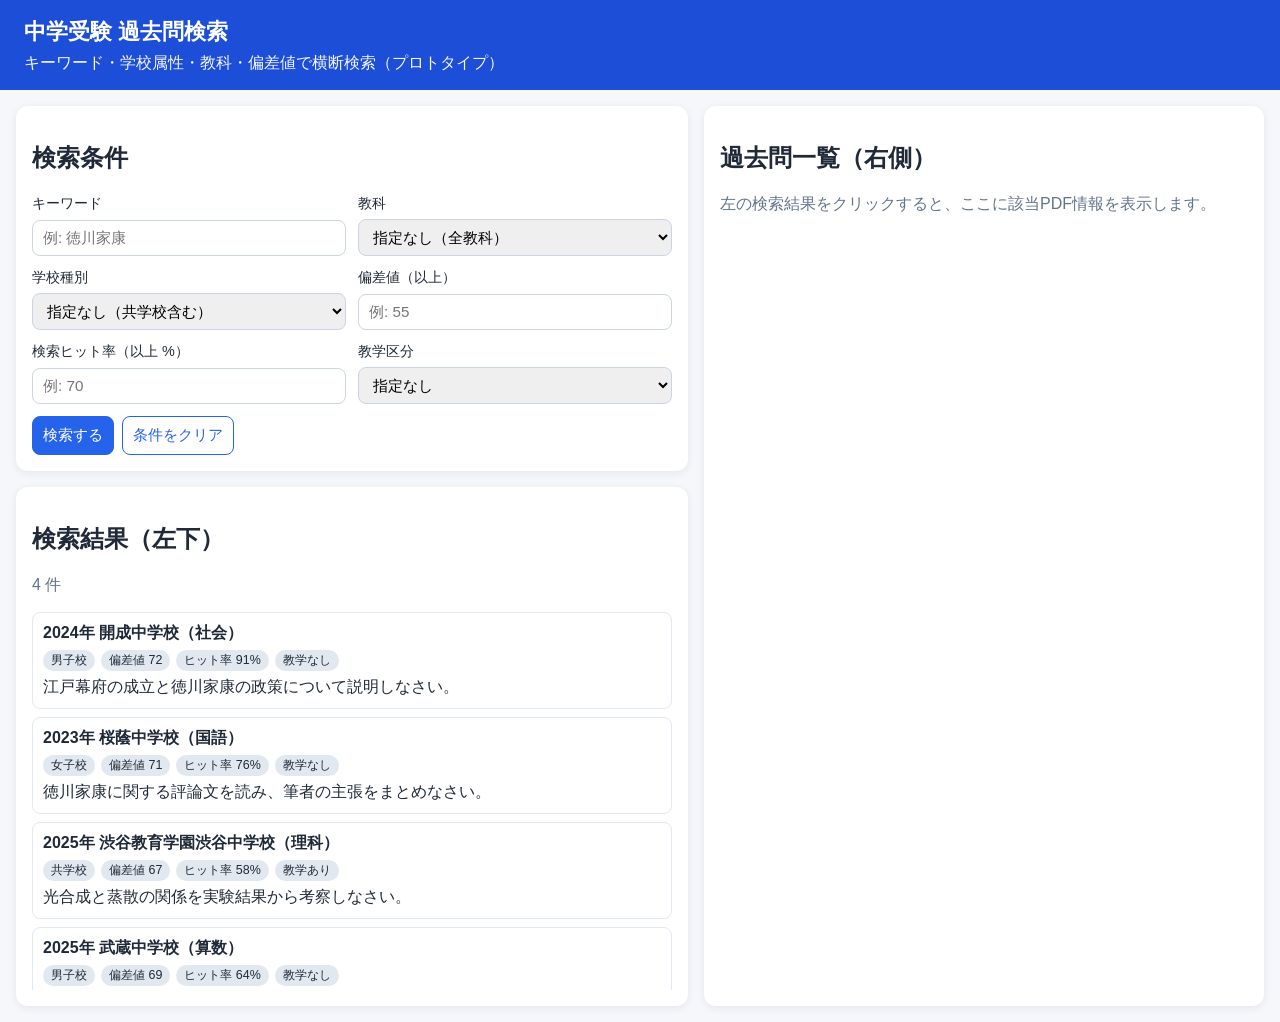
<file: index.html>
<!doctype html>
<html lang="ja">
  <head>
    <meta charset="UTF-8" />
    <meta name="viewport" content="width=device-width,initial-scale=1" />
    <title>中学受験 過去問検索プロトタイプ</title>
    <link rel="stylesheet" href="styles.css" />
  </head>
  <body>
    <header>
      <h1>中学受験 過去問検索</h1>
      <p>キーワード・学校属性・教科・偏差値で横断検索（プロトタイプ）</p>
    </header>

    <main class="layout">
      <section class="left-panel">
        <div class="card filters">
          <h2>検索条件</h2>
          <div class="filter-grid">
            <label>
              キーワード
              <input id="keyword" type="text" placeholder="例: 徳川家康" />
            </label>

            <label>
              教科
              <select id="subject">
                <option value="">指定なし（全教科）</option>
                <option value="算数">算数</option>
                <option value="国語">国語</option>
                <option value="理科">理科</option>
                <option value="社会">社会</option>
              </select>
            </label>

            <label>
              学校種別
              <select id="schoolType">
                <option value="">指定なし（共学校含む）</option>
                <option value="男子校">男子校</option>
                <option value="女子校">女子校</option>
                <option value="共学校">共学校</option>
              </select>
            </label>

            <label>
              偏差値（以上）
              <input id="hensachiMin" type="number" min="0" max="80" step="1" placeholder="例: 55" />
            </label>

            <label>
              検索ヒット率（以上 %）
              <input id="hitRateMin" type="number" min="0" max="100" step="1" placeholder="例: 70" />
            </label>

            <label>
              教学区分
              <select id="kyogaku">
                <option value="">指定なし</option>
                <option value="教学あり">教学あり</option>
                <option value="教学なし">教学なし</option>
              </select>
            </label>
          </div>

          <div class="actions">
            <button id="searchBtn">検索する</button>
            <button id="clearBtn" class="secondary">条件をクリア</button>
          </div>
        </div>

        <div class="card">
          <h2>検索結果（左下）</h2>
          <p id="resultCount" class="muted">0 件</p>
          <ul id="resultList" class="result-list"></ul>
        </div>
      </section>

      <section class="right-panel card">
        <h2>過去問一覧（右側）</h2>
        <div id="detail" class="muted">左の検索結果をクリックすると、ここに該当PDF情報を表示します。</div>
      </section>
    </main>

    <script src="app.js"></script>
  </body>
</html>
</file>
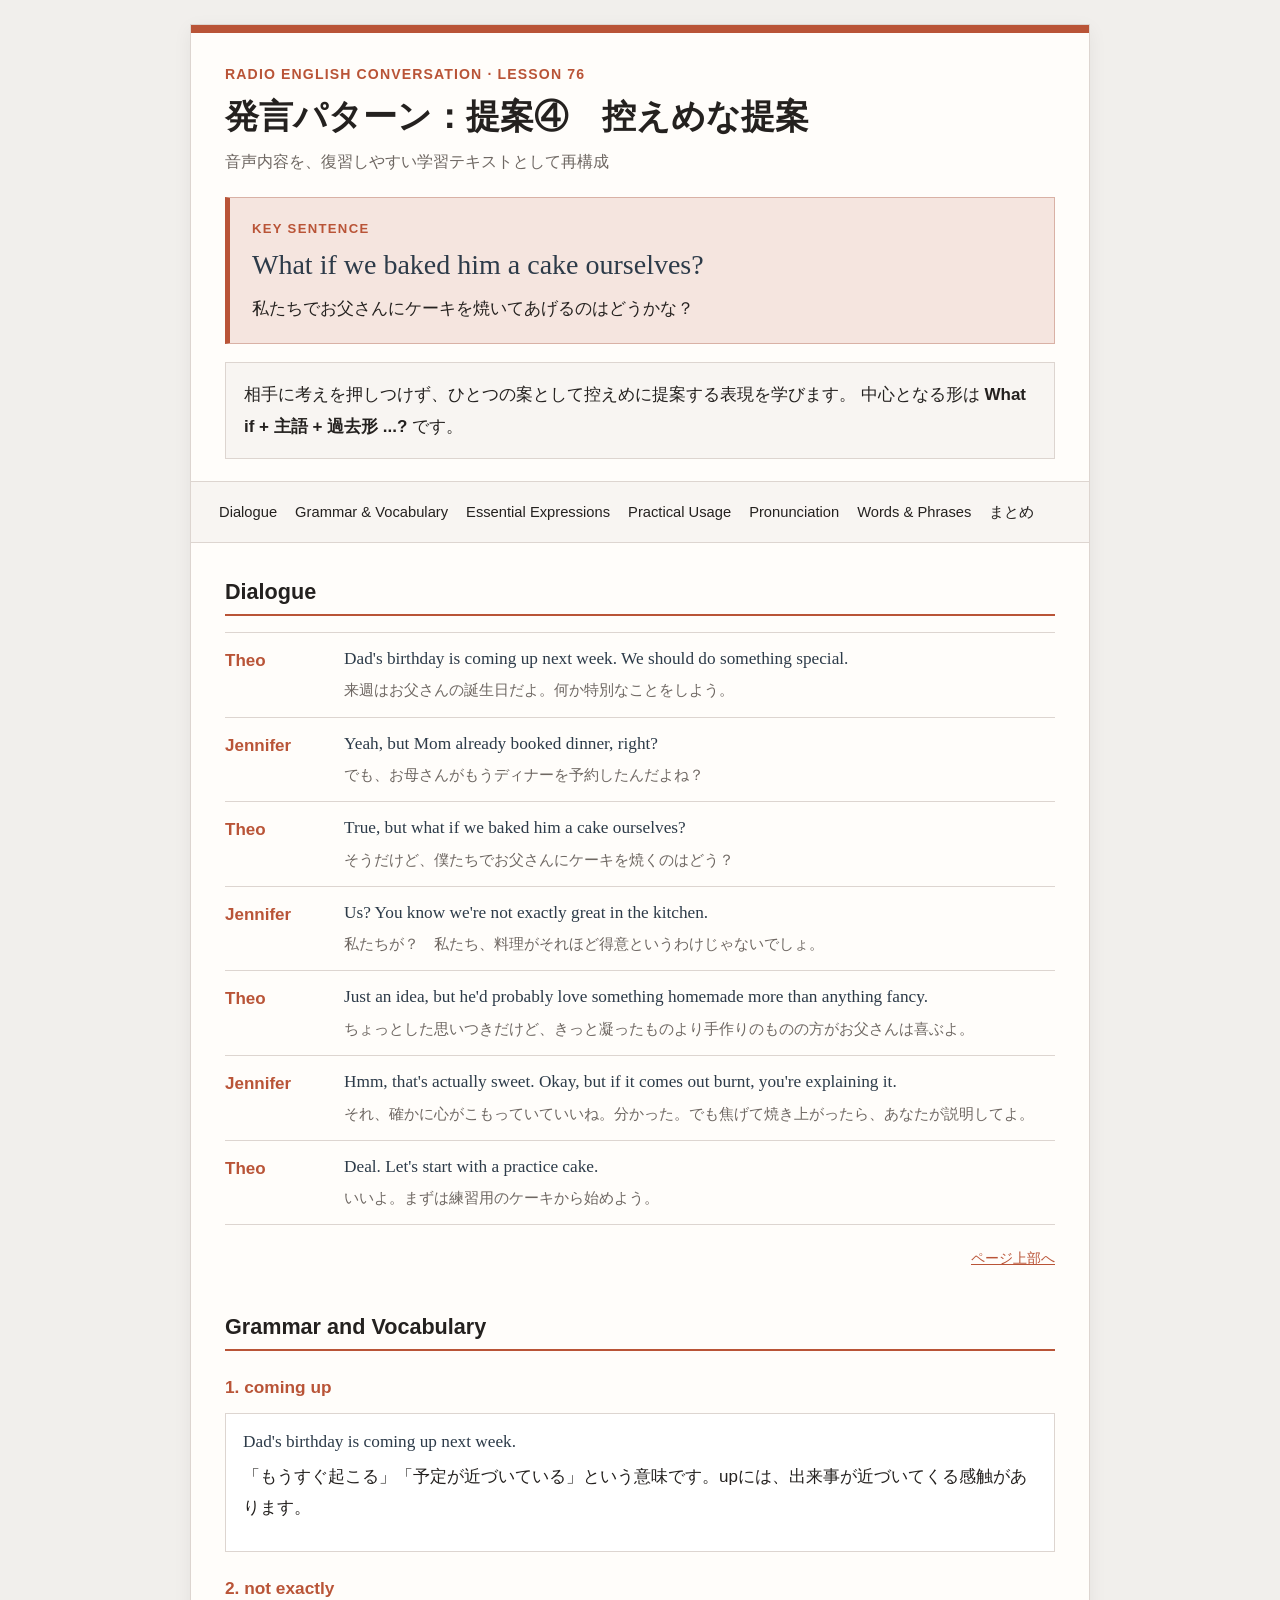
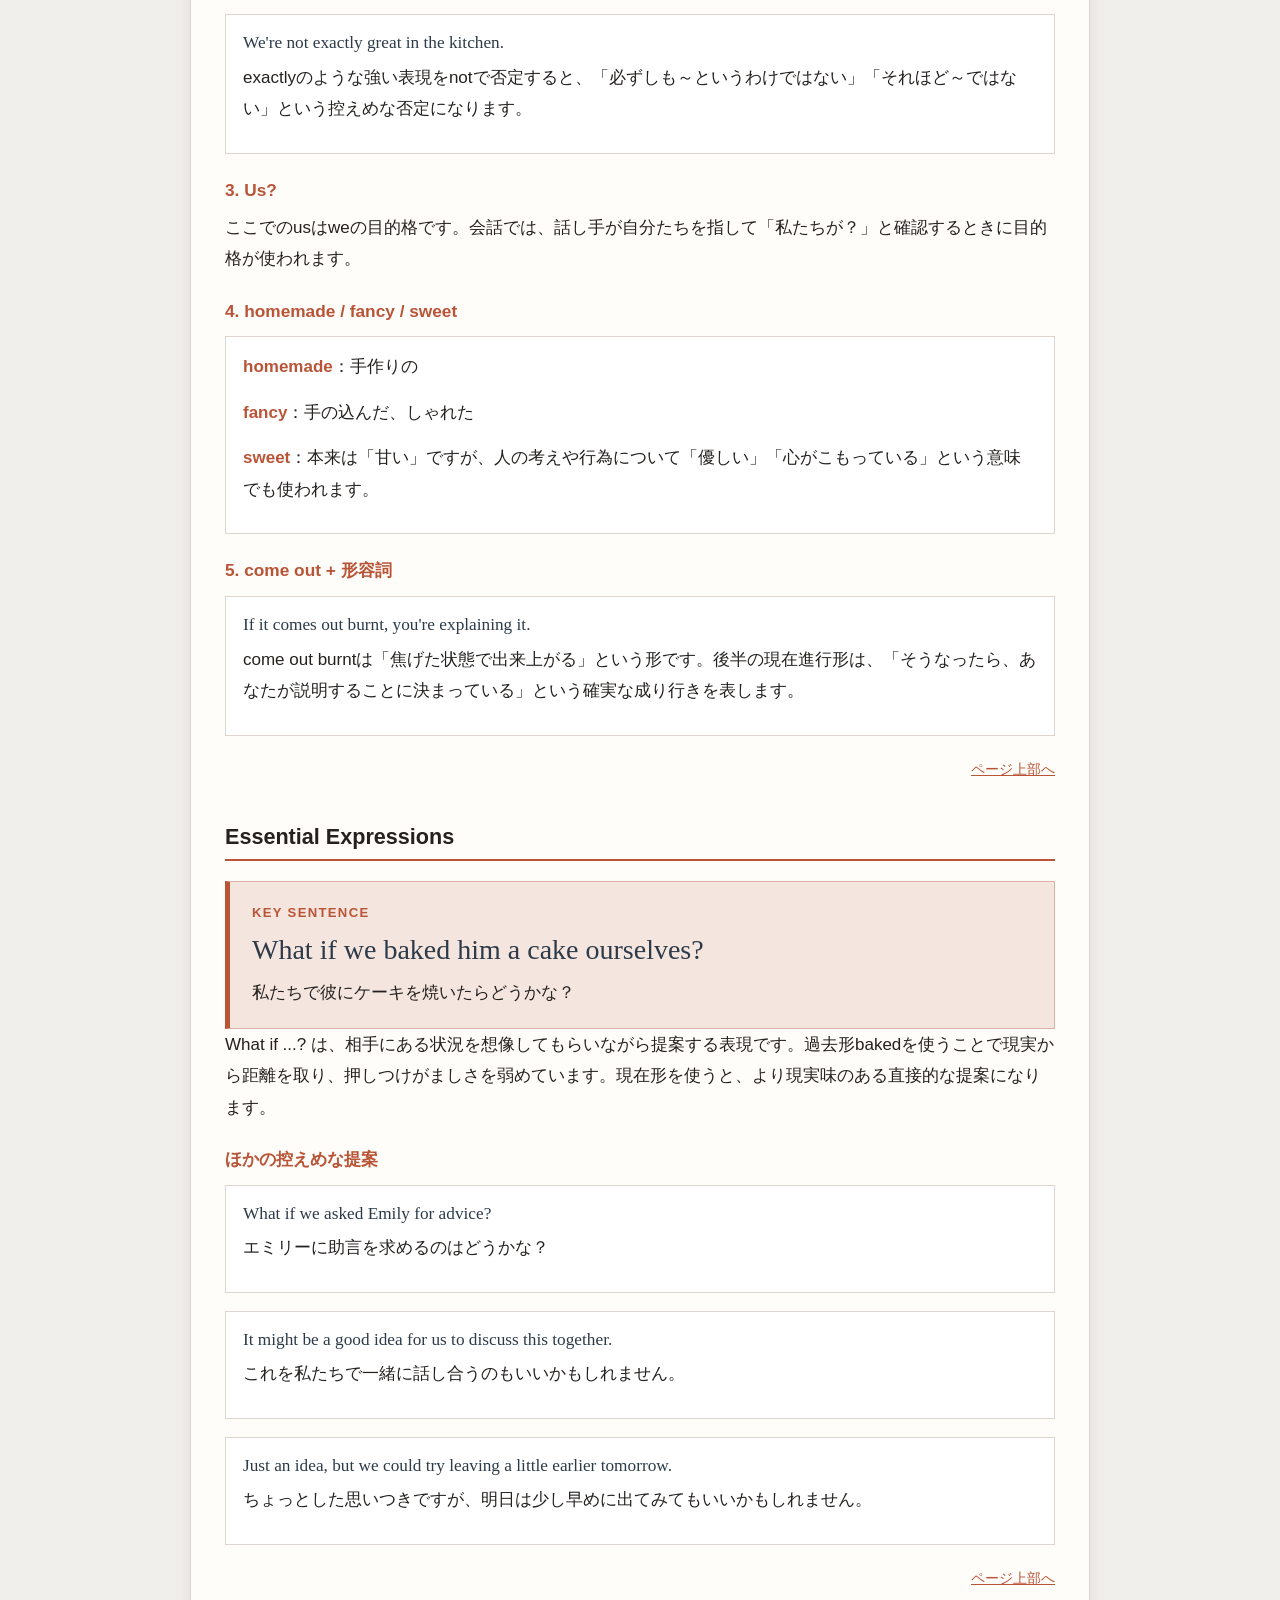
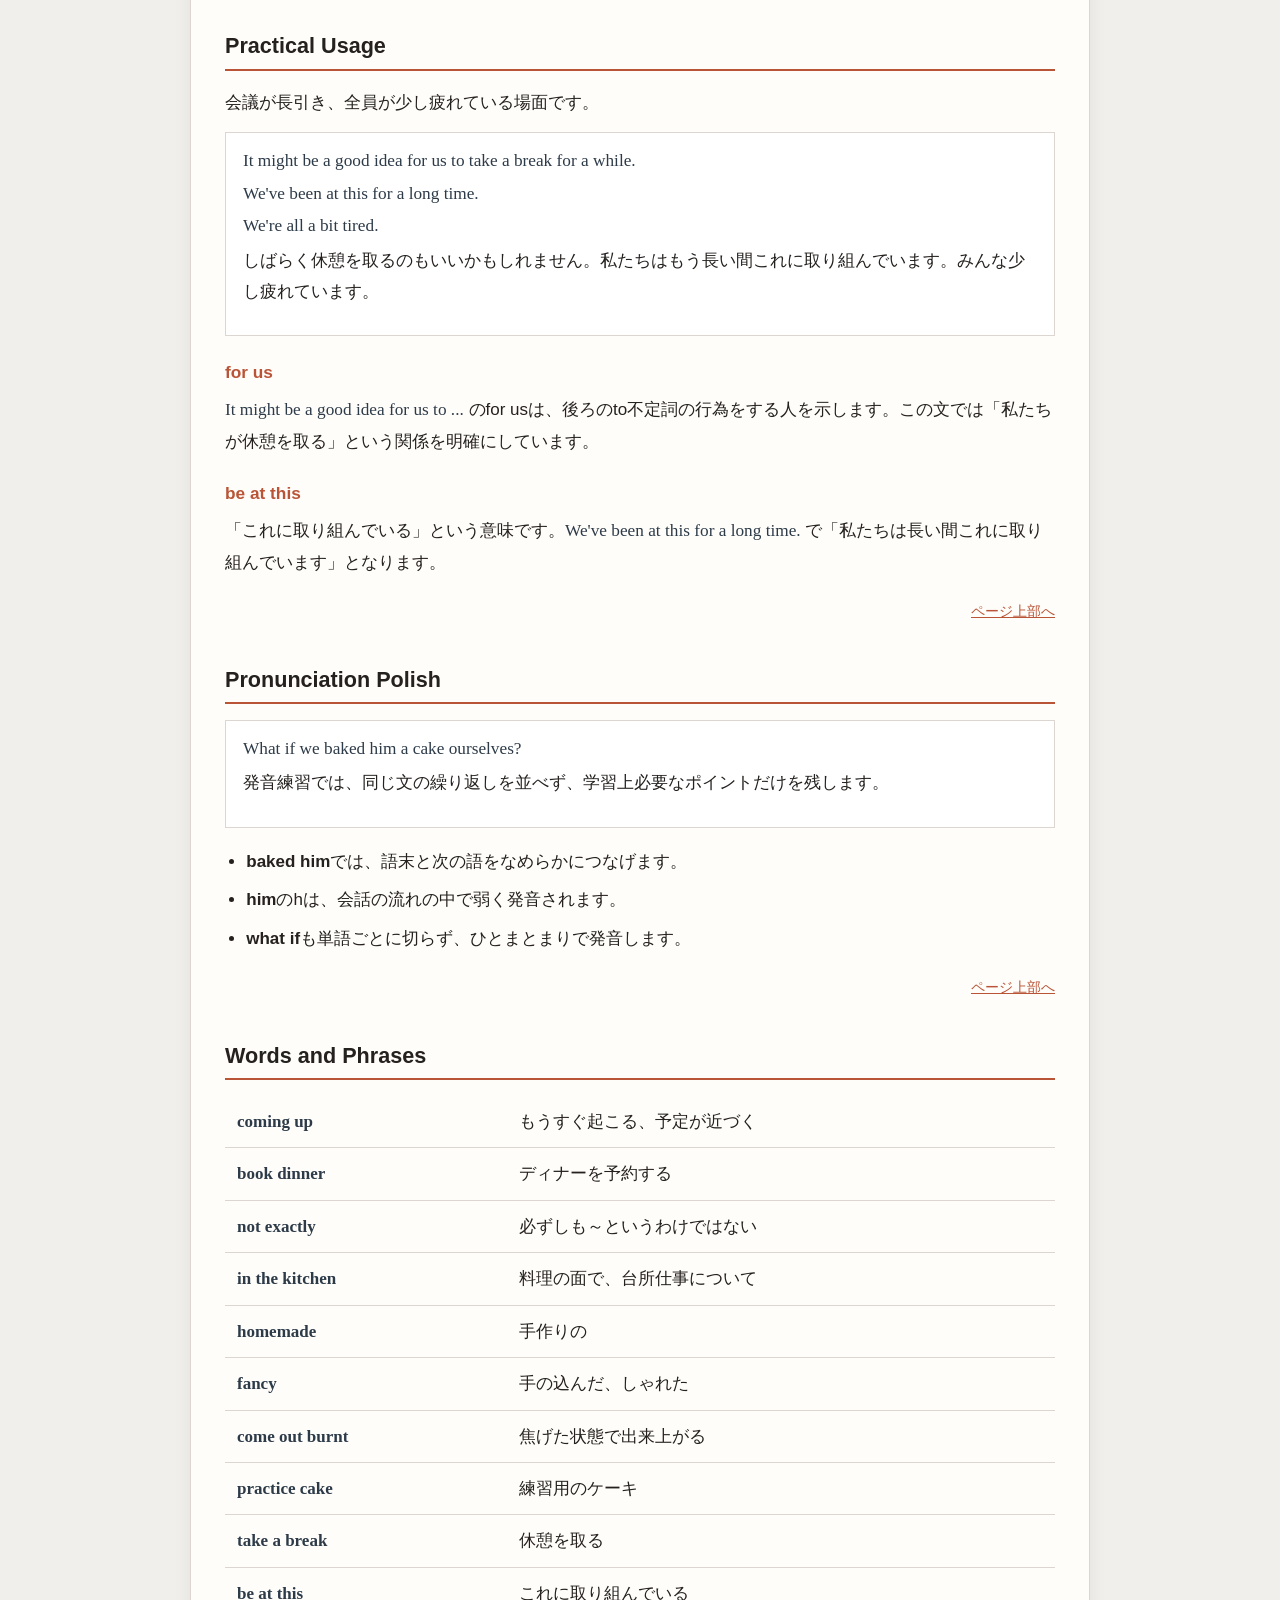
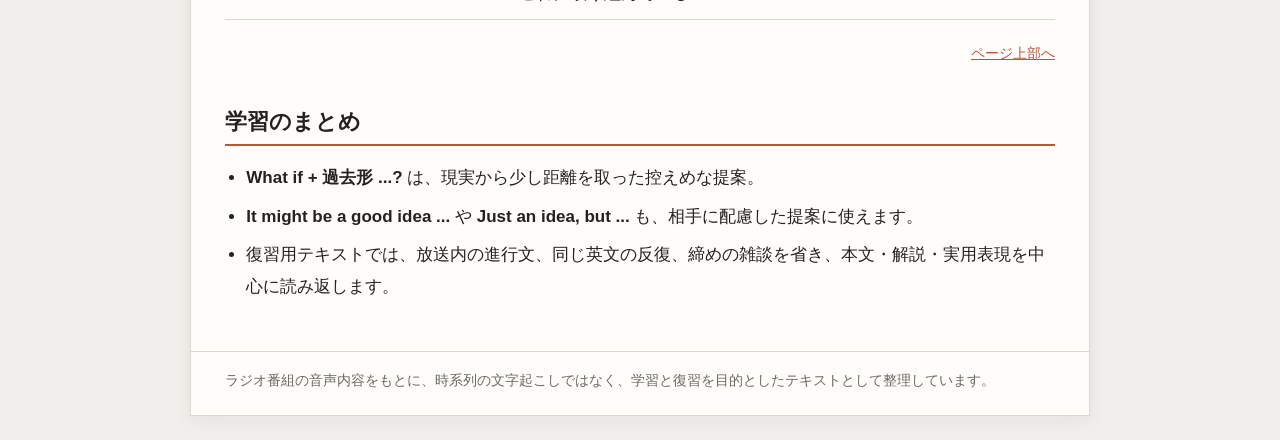
<file: ラジオ英会話_Lesson76_控えめな提案.html>
<!doctype html>
<html lang="ja">
<head>
  <meta charset="utf-8">
  <meta name="viewport" content="width=device-width, initial-scale=1">
  <title>ラジオ英会話 Lesson 76｜控えめな提案</title>
  <style>
    :root {
      --ink: #24211f;
      --muted: #6e6762;
      --line: #ddd5d0;
      --accent: #b95437;
      --accent-soft: #f5e5df;
      --paper: #fffdfa;
      --panel: #f8f5f2;
      --english: #2d3b49;
    }

    * { box-sizing: border-box; }

    html { scroll-behavior: smooth; }

    body {
      margin: 0;
      background: #f1efec;
      color: var(--ink);
      font-family: -apple-system, BlinkMacSystemFont, "Segoe UI", "Yu Gothic UI", "Yu Gothic", Meiryo, sans-serif;
      font-size: 17px;
      line-height: 1.85;
    }

    .page {
      width: min(900px, calc(100% - 28px));
      margin: 24px auto;
      background: var(--paper);
      border: 1px solid var(--line);
      box-shadow: 0 5px 18px rgba(42, 34, 30, 0.06);
    }

    header {
      padding: 28px 34px 22px;
      border-top: 8px solid var(--accent);
      border-bottom: 1px solid var(--line);
    }

    .eyebrow {
      margin: 0 0 6px;
      color: var(--accent);
      font-size: 0.88rem;
      font-weight: 700;
      letter-spacing: 0.08em;
      text-transform: uppercase;
    }

    h1 {
      margin: 0;
      font-size: clamp(1.55rem, 3.6vw, 2.15rem);
      line-height: 1.35;
      font-weight: 700;
    }

    .subtitle {
      margin: 8px 0 0;
      color: var(--muted);
      font-size: 1rem;
    }

    nav {
      padding: 14px 28px;
      border-bottom: 1px solid var(--line);
      background: var(--panel);
    }

    nav ul {
      display: flex;
      flex-wrap: wrap;
      gap: 8px 18px;
      margin: 0;
      padding: 0;
      list-style: none;
    }

    nav a {
      color: var(--ink);
      font-size: 0.92rem;
      text-decoration: none;
      border-bottom: 1px solid transparent;
    }

    nav a:hover,
    nav a:focus-visible {
      color: var(--accent);
      border-bottom-color: var(--accent);
    }

    main { padding: 8px 34px 42px; }

    section {
      padding-top: 26px;
      scroll-margin-top: 16px;
    }

    h2 {
      margin: 0 0 16px;
      padding-bottom: 7px;
      border-bottom: 2px solid var(--accent);
      font-size: 1.35rem;
      line-height: 1.4;
    }

    h3 {
      margin: 24px 0 8px;
      color: var(--accent);
      font-size: 1.08rem;
      line-height: 1.5;
    }

    p { margin: 0 0 14px; }

    .key {
      margin-top: 20px;
      padding: 19px 22px;
      border: 1px solid #d9b1a5;
      border-left: 5px solid var(--accent);
      background: var(--accent-soft);
    }

    .key .label {
      margin: 0 0 4px;
      color: var(--accent);
      font-size: 0.82rem;
      font-weight: 700;
      letter-spacing: 0.1em;
    }

    .key .english {
      margin: 0;
      color: var(--english);
      font-family: Georgia, "Times New Roman", serif;
      font-size: clamp(1.3rem, 3.5vw, 1.75rem);
      line-height: 1.45;
    }

    .key .ja { margin: 7px 0 0; }

    .lesson-point {
      margin-top: 18px;
      padding: 16px 18px;
      background: var(--panel);
      border: 1px solid var(--line);
    }

    .dialogue {
      border-top: 1px solid var(--line);
    }

    .dialogue-line {
      display: grid;
      grid-template-columns: 105px 1fr;
      gap: 14px;
      padding: 12px 0;
      border-bottom: 1px solid var(--line);
    }

    .speaker {
      color: var(--accent);
      font-weight: 700;
    }

    .english {
      color: var(--english);
      font-family: Georgia, "Times New Roman", serif;
      font-size: 1.08rem;
      line-height: 1.65;
    }

    .translation {
      margin-top: 3px;
      color: var(--muted);
      font-size: 0.95rem;
    }

    .note,
    .example,
    .practice {
      margin: 12px 0 18px;
      padding: 14px 17px;
      border: 1px solid var(--line);
      background: #fff;
    }

    .note strong,
    .example strong,
    .practice strong { color: var(--accent); }

    .example .english,
    .practice .english { margin-bottom: 4px; }

    .vocabulary {
      width: 100%;
      border-collapse: collapse;
      margin-top: 8px;
    }

    .vocabulary th,
    .vocabulary td {
      padding: 10px 12px;
      border-bottom: 1px solid var(--line);
      text-align: left;
      vertical-align: top;
    }

    .vocabulary th {
      width: 34%;
      color: var(--english);
      font-family: Georgia, "Times New Roman", serif;
      font-weight: 700;
    }

    .summary {
      margin: 0;
      padding-left: 1.25em;
    }

    .summary li { margin: 7px 0; }

    .back {
      margin-top: 20px;
      text-align: right;
      font-size: 0.9rem;
    }

    .back a { color: var(--accent); }

    footer {
      padding: 16px 34px 22px;
      border-top: 1px solid var(--line);
      color: var(--muted);
      font-size: 0.85rem;
    }

    @media (max-width: 620px) {
      body { font-size: 16px; }
      .page { width: 100%; margin: 0; border-left: 0; border-right: 0; }
      header { padding: 22px 20px 18px; }
      nav { padding: 12px 20px; }
      main { padding: 4px 20px 34px; }
      footer { padding: 14px 20px 20px; }
      .dialogue-line { grid-template-columns: 1fr; gap: 2px; }
      .speaker { margin-bottom: 0; }
      .vocabulary th { width: 42%; }
    }
  </style>
</head>
<body>
  <div class="page" id="top">
    <header>
      <p class="eyebrow">Radio English Conversation · Lesson 76</p>
      <h1>発言パターン：提案④　控えめな提案</h1>
      <p class="subtitle">音声内容を、復習しやすい学習テキストとして再構成</p>

      <div class="key">
        <p class="label">KEY SENTENCE</p>
        <p class="english">What if we baked him a cake ourselves?</p>
        <p class="ja">私たちでお父さんにケーキを焼いてあげるのはどうかな？</p>
      </div>

      <div class="lesson-point">
        相手に考えを押しつけず、ひとつの案として控えめに提案する表現を学びます。
        中心となる形は <strong>What if + 主語 + 過去形 ...?</strong> です。
      </div>
    </header>

    <nav aria-label="ページ内メニュー">
      <ul>
        <li><a href="#dialogue">Dialogue</a></li>
        <li><a href="#grammar">Grammar &amp; Vocabulary</a></li>
        <li><a href="#essential">Essential Expressions</a></li>
        <li><a href="#practical">Practical Usage</a></li>
        <li><a href="#pronunciation">Pronunciation</a></li>
        <li><a href="#words">Words &amp; Phrases</a></li>
        <li><a href="#summary">まとめ</a></li>
      </ul>
    </nav>

    <main>
      <section id="dialogue">
        <h2>Dialogue</h2>
        <div class="dialogue">
          <div class="dialogue-line">
            <div class="speaker">Theo</div>
            <div>
              <div class="english">Dad's birthday is coming up next week. We should do something special.</div>
              <div class="translation">来週はお父さんの誕生日だよ。何か特別なことをしよう。</div>
            </div>
          </div>
          <div class="dialogue-line">
            <div class="speaker">Jennifer</div>
            <div>
              <div class="english">Yeah, but Mom already booked dinner, right?</div>
              <div class="translation">でも、お母さんがもうディナーを予約したんだよね？</div>
            </div>
          </div>
          <div class="dialogue-line">
            <div class="speaker">Theo</div>
            <div>
              <div class="english">True, but what if we baked him a cake ourselves?</div>
              <div class="translation">そうだけど、僕たちでお父さんにケーキを焼くのはどう？</div>
            </div>
          </div>
          <div class="dialogue-line">
            <div class="speaker">Jennifer</div>
            <div>
              <div class="english">Us? You know we're not exactly great in the kitchen.</div>
              <div class="translation">私たちが？　私たち、料理がそれほど得意というわけじゃないでしょ。</div>
            </div>
          </div>
          <div class="dialogue-line">
            <div class="speaker">Theo</div>
            <div>
              <div class="english">Just an idea, but he'd probably love something homemade more than anything fancy.</div>
              <div class="translation">ちょっとした思いつきだけど、きっと凝ったものより手作りのものの方がお父さんは喜ぶよ。</div>
            </div>
          </div>
          <div class="dialogue-line">
            <div class="speaker">Jennifer</div>
            <div>
              <div class="english">Hmm, that's actually sweet. Okay, but if it comes out burnt, you're explaining it.</div>
              <div class="translation">それ、確かに心がこもっていていいね。分かった。でも焦げて焼き上がったら、あなたが説明してよ。</div>
            </div>
          </div>
          <div class="dialogue-line">
            <div class="speaker">Theo</div>
            <div>
              <div class="english">Deal. Let's start with a practice cake.</div>
              <div class="translation">いいよ。まずは練習用のケーキから始めよう。</div>
            </div>
          </div>
        </div>
        <p class="back"><a href="#top">ページ上部へ</a></p>
      </section>

      <section id="grammar">
        <h2>Grammar and Vocabulary</h2>

        <h3>1. coming up</h3>
        <div class="example">
          <div class="english">Dad's birthday is coming up next week.</div>
          <p>「もうすぐ起こる」「予定が近づいている」という意味です。upには、出来事が近づいてくる感触があります。</p>
        </div>

        <h3>2. not exactly</h3>
        <div class="example">
          <div class="english">We're not exactly great in the kitchen.</div>
          <p>exactlyのような強い表現をnotで否定すると、「必ずしも～というわけではない」「それほど～ではない」という控えめな否定になります。</p>
        </div>

        <h3>3. Us?</h3>
        <p>ここでのusはweの目的格です。会話では、話し手が自分たちを指して「私たちが？」と確認するときに目的格が使われます。</p>

        <h3>4. homemade / fancy / sweet</h3>
        <div class="note">
          <p><strong>homemade</strong>：手作りの</p>
          <p><strong>fancy</strong>：手の込んだ、しゃれた</p>
          <p><strong>sweet</strong>：本来は「甘い」ですが、人の考えや行為について「優しい」「心がこもっている」という意味でも使われます。</p>
        </div>

        <h3>5. come out + 形容詞</h3>
        <div class="example">
          <div class="english">If it comes out burnt, you're explaining it.</div>
          <p>come out burntは「焦げた状態で出来上がる」という形です。後半の現在進行形は、「そうなったら、あなたが説明することに決まっている」という確実な成り行きを表します。</p>
        </div>
        <p class="back"><a href="#top">ページ上部へ</a></p>
      </section>

      <section id="essential">
        <h2>Essential Expressions</h2>
        <div class="key">
          <p class="label">KEY SENTENCE</p>
          <p class="english">What if we baked him a cake ourselves?</p>
          <p class="ja">私たちで彼にケーキを焼いたらどうかな？</p>
        </div>

        <p>What if ...? は、相手にある状況を想像してもらいながら提案する表現です。過去形bakedを使うことで現実から距離を取り、押しつけがましさを弱めています。現在形を使うと、より現実味のある直接的な提案になります。</p>

        <h3>ほかの控えめな提案</h3>
        <div class="example">
          <div class="english">What if we asked Emily for advice?</div>
          <p>エミリーに助言を求めるのはどうかな？</p>
        </div>
        <div class="example">
          <div class="english">It might be a good idea for us to discuss this together.</div>
          <p>これを私たちで一緒に話し合うのもいいかもしれません。</p>
        </div>
        <div class="example">
          <div class="english">Just an idea, but we could try leaving a little earlier tomorrow.</div>
          <p>ちょっとした思いつきですが、明日は少し早めに出てみてもいいかもしれません。</p>
        </div>
        <p class="back"><a href="#top">ページ上部へ</a></p>
      </section>

      <section id="practical">
        <h2>Practical Usage</h2>
        <p>会議が長引き、全員が少し疲れている場面です。</p>
        <div class="practice">
          <div class="english">It might be a good idea for us to take a break for a while.</div>
          <div class="english">We've been at this for a long time.</div>
          <div class="english">We're all a bit tired.</div>
          <p>しばらく休憩を取るのもいいかもしれません。私たちはもう長い間これに取り組んでいます。みんな少し疲れています。</p>
        </div>

        <h3>for us</h3>
        <p><span class="english">It might be a good idea for us to ...</span> のfor usは、後ろのto不定詞の行為をする人を示します。この文では「私たちが休憩を取る」という関係を明確にしています。</p>

        <h3>be at this</h3>
        <p>「これに取り組んでいる」という意味です。<span class="english">We've been at this for a long time.</span> で「私たちは長い間これに取り組んでいます」となります。</p>
        <p class="back"><a href="#top">ページ上部へ</a></p>
      </section>

      <section id="pronunciation">
        <h2>Pronunciation Polish</h2>
        <div class="practice">
          <div class="english">What if we baked him a cake ourselves?</div>
          <p>発音練習では、同じ文の繰り返しを並べず、学習上必要なポイントだけを残します。</p>
        </div>
        <ul class="summary">
          <li><strong>baked him</strong>では、語末と次の語をなめらかにつなげます。</li>
          <li><strong>him</strong>のhは、会話の流れの中で弱く発音されます。</li>
          <li><strong>what if</strong>も単語ごとに切らず、ひとまとまりで発音します。</li>
        </ul>
        <p class="back"><a href="#top">ページ上部へ</a></p>
      </section>

      <section id="words">
        <h2>Words and Phrases</h2>
        <table class="vocabulary">
          <tbody>
            <tr><th>coming up</th><td>もうすぐ起こる、予定が近づく</td></tr>
            <tr><th>book dinner</th><td>ディナーを予約する</td></tr>
            <tr><th>not exactly</th><td>必ずしも～というわけではない</td></tr>
            <tr><th>in the kitchen</th><td>料理の面で、台所仕事について</td></tr>
            <tr><th>homemade</th><td>手作りの</td></tr>
            <tr><th>fancy</th><td>手の込んだ、しゃれた</td></tr>
            <tr><th>come out burnt</th><td>焦げた状態で出来上がる</td></tr>
            <tr><th>practice cake</th><td>練習用のケーキ</td></tr>
            <tr><th>take a break</th><td>休憩を取る</td></tr>
            <tr><th>be at this</th><td>これに取り組んでいる</td></tr>
          </tbody>
        </table>
        <p class="back"><a href="#top">ページ上部へ</a></p>
      </section>

      <section id="summary">
        <h2>学習のまとめ</h2>
        <ul class="summary">
          <li><strong>What if + 過去形 ...?</strong> は、現実から少し距離を取った控えめな提案。</li>
          <li><strong>It might be a good idea ...</strong> や <strong>Just an idea, but ...</strong> も、相手に配慮した提案に使えます。</li>
          <li>復習用テキストでは、放送内の進行文、同じ英文の反復、締めの雑談を省き、本文・解説・実用表現を中心に読み返します。</li>
        </ul>
      </section>
    </main>

    <footer>
      ラジオ番組の音声内容をもとに、時系列の文字起こしではなく、学習と復習を目的としたテキストとして整理しています。
    </footer>
  </div>
</body>
</html>
</file>
<file: styles.css>
:root {
  font-family: "Hiragino Kaku Gothic ProN", "Yu Gothic", sans-serif;
  color: #1f2937;
  background: #f5f7fb;
}

* {
  box-sizing: border-box;
}

body {
  margin: 0;
}

header {
  background: #1d4ed8;
  color: white;
  padding: 16px 24px;
}

header h1 {
  margin: 0 0 6px;
  font-size: 1.4rem;
}

header p {
  margin: 0;
  opacity: 0.95;
}

.layout {
  display: grid;
  grid-template-columns: 1.2fr 1fr;
  gap: 16px;
  padding: 16px;
  min-height: calc(100vh - 100px);
}

.left-panel {
  display: grid;
  grid-template-rows: auto 1fr;
  gap: 16px;
}

.card {
  background: #fff;
  border-radius: 12px;
  box-shadow: 0 2px 8px rgba(31, 41, 55, 0.08);
  padding: 16px;
}

.filter-grid {
  display: grid;
  grid-template-columns: repeat(2, minmax(0, 1fr));
  gap: 12px;
}

label {
  display: grid;
  gap: 6px;
  font-size: 0.9rem;
}

input,
select,
button {
  border: 1px solid #cbd5e1;
  border-radius: 8px;
  padding: 8px 10px;
  font-size: 0.95rem;
}

.actions {
  margin-top: 12px;
  display: flex;
  gap: 8px;
}

button {
  cursor: pointer;
  background: #2563eb;
  color: #fff;
  border-color: #2563eb;
}

button.secondary {
  background: #fff;
  color: #2563eb;
}

.result-list {
  list-style: none;
  margin: 0;
  padding: 0;
  display: grid;
  gap: 8px;
  max-height: 42vh;
  overflow: auto;
}

.result-item {
  border: 1px solid #e2e8f0;
  border-radius: 8px;
  padding: 10px;
  cursor: pointer;
}

.result-item:hover {
  border-color: #3b82f6;
  background: #eff6ff;
}

.muted {
  color: #64748b;
}

.badges {
  display: flex;
  flex-wrap: wrap;
  gap: 6px;
  margin: 6px 0;
}

.badge {
  background: #e2e8f0;
  border-radius: 999px;
  padding: 2px 8px;
  font-size: 0.78rem;
}

.pdf-list {
  padding-left: 18px;
}

@media (max-width: 960px) {
  .layout {
    grid-template-columns: 1fr;
  }
}
</file>
